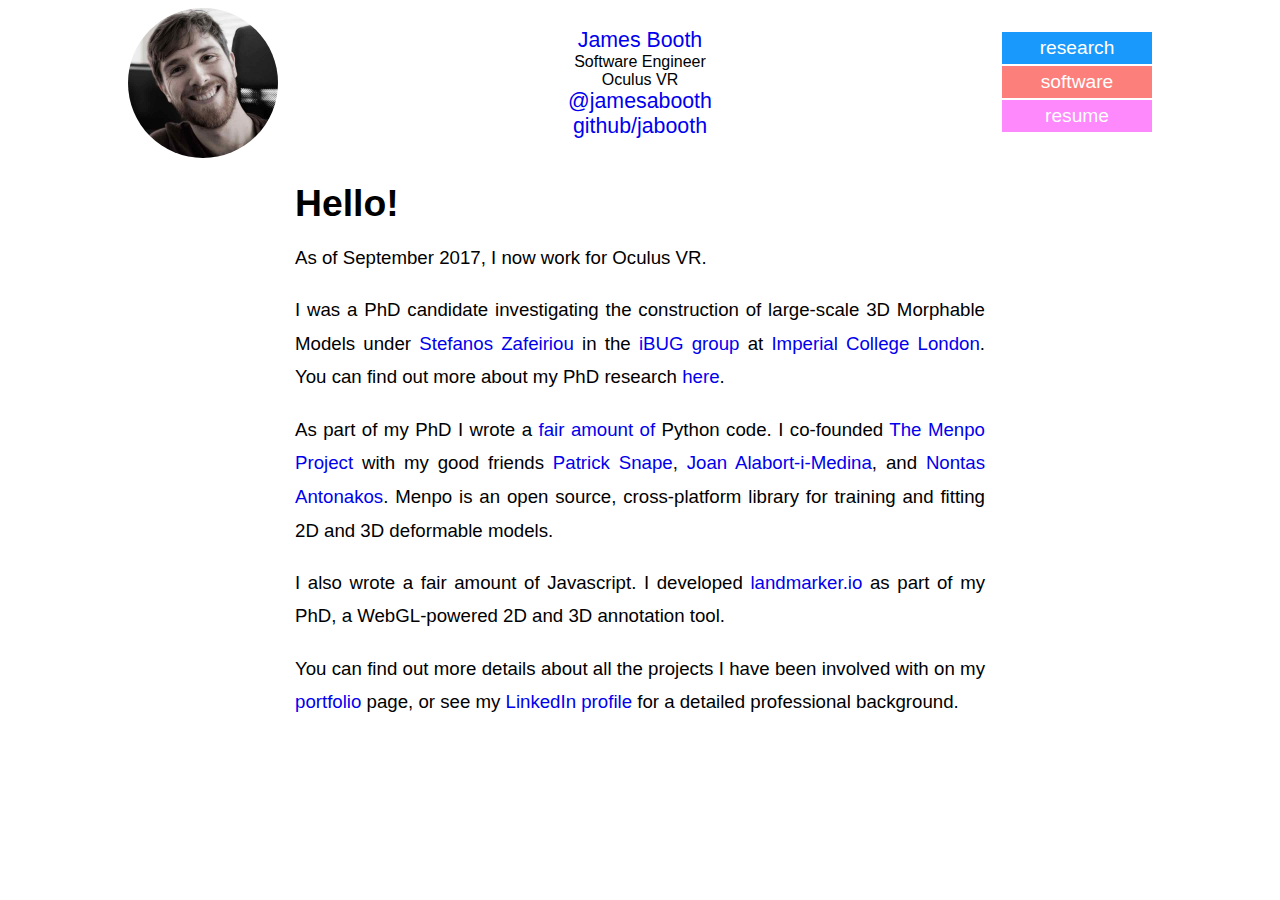
<file: index.html>
<!DOCTYPE html>
<html lang="en">
<head>
    <link rel="apple-touch-icon" sizes="57x57" href="/apple-touch-icon-57x57.png">
    <link rel="apple-touch-icon" sizes="60x60" href="/apple-touch-icon-60x60.png">
    <link rel="apple-touch-icon" sizes="72x72" href="/apple-touch-icon-72x72.png">
    <link rel="apple-touch-icon" sizes="76x76" href="/apple-touch-icon-76x76.png">
    <link rel="apple-touch-icon" sizes="114x114" href="/apple-touch-icon-114x114.png">
    <link rel="apple-touch-icon" sizes="120x120" href="/apple-touch-icon-120x120.png">
    <link rel="apple-touch-icon" sizes="144x144" href="/apple-touch-icon-144x144.png">
    <link rel="apple-touch-icon" sizes="152x152" href="/apple-touch-icon-152x152.png">
    <link rel="apple-touch-icon" sizes="180x180" href="/apple-touch-icon-180x180.png">
    <link rel="icon" type="image/png" href="/favicon-32x32.png" sizes="32x32">
    <link rel="icon" type="image/png" href="/android-chrome-192x192.png" sizes="192x192">
    <link rel="icon" type="image/png" href="/favicon-96x96.png" sizes="96x96">
    <link rel="icon" type="image/png" href="/favicon-16x16.png" sizes="16x16">
    <link rel="manifest" href="/manifest.json">
    <meta name="msapplication-TileColor" content="#da532c">
    <meta name="msapplication-TileImage" content="/mstile-144x144.png">
    <meta name="theme-color" content="#ffffff">
    <link rel="stylesheet" type="text/css" href="/static/css/style.css" />
    <meta name="viewport" content="width=device-width, initial-scale=1.0, user-scalable=no, minimum-scale=1.0, maximum-scale=1.0" />
    <title>Hello!</title>
    <meta charset="utf-8" />
</head>

<body>
    <header id="masthead">
        <a id="headshot" href="/" title="Home"></a>
        <div id="title_block">
            <div id="title"><a href="/" title="Home">James Booth</a></div>
            <div class="subtitle">
                Software Engineer
            </div>
            <div class="subtitle">
                Oculus VR
            </div>
            <div><a href="https://twitter.com/jamesabooth" target="_blank" title="Twitter">@jamesabooth</a></div>
            <div><a href="https://github.com/jabooth" target="_blank" title="GitHub">github/jabooth</a></div>
        </div>
        <nav id="menu">
            <ul>
                <div><a id="research_button" href="/research">research</a></div>
                <div><a id="portfolio_button" href="/portfolio">software</a></div>
                <!-- <div><a id="blog_button" href="/blog">blog</a></div> -->
                <div><a id="resume_button" href="/resume.pdf">resume</a></div>
            </ul>
        </nav>
    </header>
    <div id="body">
    <h1 class="page-title">Hello!</h1>
    

    <p>As of September 2017, I now work for Oculus VR.</p>
<p>I was a PhD candidate investigating the construction of large-scale 3D Morphable Models under <a href="http://ibug.doc.ic.ac.uk/people/szafeiriou">Stefanos Zafeiriou</a> in the <a href="http://ibug.doc.ic.ac.uk/">iBUG group</a> at <a href="http://www.imperial.ac.uk/">Imperial College London</a>. You can find out more about my PhD research <a href="/research">here</a>.</p>
<p>As part of my PhD I wrote a <a href="https://github.com/jabooth">fair amount of</a> Python code.
I co-founded <a href="http://www.menpo.org/">The Menpo Project</a> with my good friends <a href="http://ibug.doc.ic.ac.uk/people/psnape">Patrick Snape</a>, <a href="http://ibug.doc.ic.ac.uk/people/jalabort-i-medina">Joan Alabort-i-Medina</a>, and <a href="http://ibug.doc.ic.ac.uk/people/eantonakos">Nontas Antonakos</a>. 
Menpo is an open source, cross-platform library for training and fitting 2D and 3D deformable models.</p>
<p>I also wrote a fair amount of Javascript. I developed <a href="http://www.landmarker.io">landmarker.io</a> as part of my PhD, a WebGL-powered 2D and 3D annotation tool.</p>
<p>You can find out more details about all the projects I have been involved with on my <a href="/portfolio">portfolio</a> page, or see my <a href="http://uk.linkedin.com/in/jabooth">LinkedIn profile</a> for a detailed professional background.</p>
<!--
### Background

I was born and raised in [Pontefract](http://en.wikipedia.org/wiki/Pontefract), a mining town in West Yorkshire, England.
I moved to London in 2008 to study Physics at [Imperial College](http://www.imperial.ac.uk/).
After 3 years I left the physics department with a BSc First Class Honours, and moved 150m to start an MSc in Computing in the computer science department.
I did my final year project under [Dr. Stefanos Zafeiriou](http://ibug.doc.ic.ac.uk/people/szafeiriou), and researched the construction of Morphable Models, powerful 3D statistical models of the human face.
[My project was a success](http://www3.imperial.ac.uk/computing/teaching/pg/pg-distinguished-projects/2012), and so after finishing the MSc I joined the iBUG group as a Research Associate to continue to develop the research I had started.

### PhD Research

### Python & The Menpo Project

Before taking the MSc in computing I had dabbled in programming, and read a few books, but I always felt like I was missing the bigger picture.
The MSc was the perfect course to rectify this; I left with a firm grounding in programming fundamentals.
(Seriously, if you are reading this as someone who enjoys programming and wants to master it, give some serious thought to an MSc in the subject).

I was also exposed to a bunch of languages during the course. Most of my courses involved using C++, and my project was all done in Matlab.
I liked them all, but not of them really grabbed me.

I started as an RA with a repo full of Matlab code from my MSc project, and started thinking about to refactor things to form a solid foundation to build on top of.

In doing so, I discovered that Matlab is a giant turd of a general-purpose programming language.

It's painfully obvious that Matlab was designed for interactive linear algebra work, and all subsequent language features have to be bolted on around a weak and brittle core. Don't get me wrong, for writing short scripts of linear algebra it may be the best tool going (actually, [maybe not](http://ipython.org/)) but a global namespace, poor general purpose containers, and an extremely expensive license make it a terrible job for even a moderately large project.

I started looking for an alternative, and quickly found that Python was a commonly cited 

As part of my PhD I co-founded [The Menpo Project](http://www.menpo.org/) with my good friends [Patrick Snape](http://ibug.doc.ic.ac.uk/people/psnape) ([@berecusive](https://twitter.com/berecursive)), [Joan Alabort-i-Medina](http://ibug.doc.ic.ac.uk/people/jalabort-i-medina) ([@JoanAlabort](https://twitter.com/JoanAlabort)), and [Nontas Antonakos](http://ibug.doc.ic.ac.uk/people/eantonakos), under the supervision of [Dr. Stefanos Zafeiriou](http://ibug.doc.ic.ac.uk/people/szafeiriou).

[Menpo's website](http://www.menpo.org/) contains lots of details of the

I'm just getting started on
[Flickr](https://www.flickr.com/photos/jamesabooth)
-->

    </div>
</body>
</html>
</file>
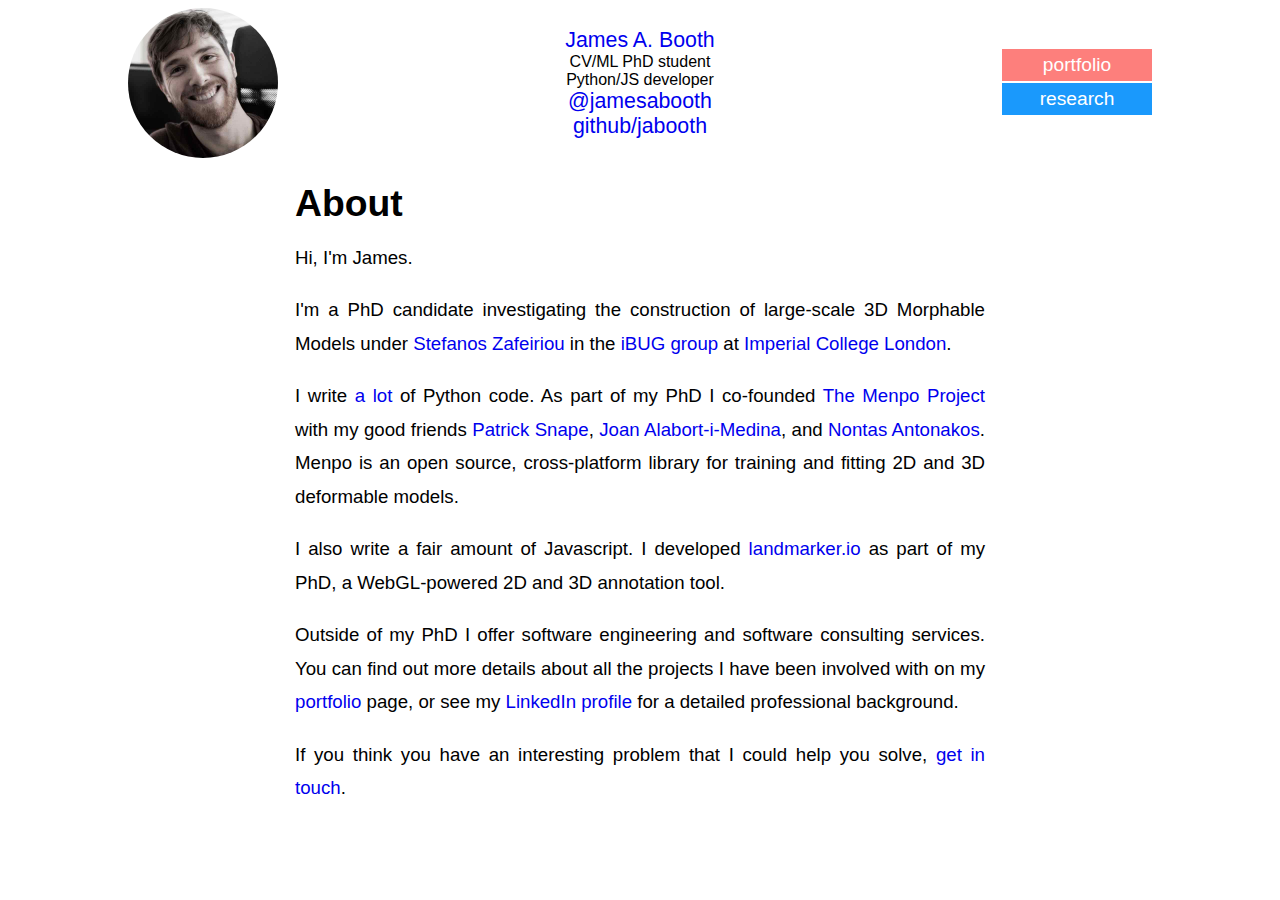
<file: about/index.html>
<!DOCTYPE html>
<html lang="en">
<head>
    <link rel="apple-touch-icon" sizes="57x57" href="/apple-touch-icon-57x57.png">
    <link rel="apple-touch-icon" sizes="60x60" href="/apple-touch-icon-60x60.png">
    <link rel="apple-touch-icon" sizes="72x72" href="/apple-touch-icon-72x72.png">
    <link rel="apple-touch-icon" sizes="76x76" href="/apple-touch-icon-76x76.png">
    <link rel="apple-touch-icon" sizes="114x114" href="/apple-touch-icon-114x114.png">
    <link rel="apple-touch-icon" sizes="120x120" href="/apple-touch-icon-120x120.png">
    <link rel="apple-touch-icon" sizes="144x144" href="/apple-touch-icon-144x144.png">
    <link rel="apple-touch-icon" sizes="152x152" href="/apple-touch-icon-152x152.png">
    <link rel="apple-touch-icon" sizes="180x180" href="/apple-touch-icon-180x180.png">
    <link rel="icon" type="image/png" href="/favicon-32x32.png" sizes="32x32">
    <link rel="icon" type="image/png" href="/android-chrome-192x192.png" sizes="192x192">
    <link rel="icon" type="image/png" href="/favicon-96x96.png" sizes="96x96">
    <link rel="icon" type="image/png" href="/favicon-16x16.png" sizes="16x16">
    <link rel="manifest" href="/manifest.json">
    <meta name="msapplication-TileColor" content="#da532c">
    <meta name="msapplication-TileImage" content="/mstile-144x144.png">
    <meta name="theme-color" content="#ffffff">
    <link rel="stylesheet" type="text/css" href="/static/css/style.css" />
    <meta name="viewport" content="width=device-width, initial-scale=1.0, user-scalable=no, minimum-scale=1.0, maximum-scale=1.0" />
    <title>About</title>
    <meta charset="utf-8" />
</head>

<body>
    <header id="masthead">
        <a id="headshot" href="/" title="Home"></a>
        <div id="title_block">
            <div id="title"><a href="/" title="Home">James A. Booth</a></div>
            <div class="subtitle">
                CV/ML PhD student
            </div>
            <div class="subtitle">
                Python/JS developer
            </div>
            <div><a href="https://twitter.com/jamesabooth" target="_blank" title="Twitter">@jamesabooth</a></div>
            <div><a href="https://github.com/jabooth" target="_blank" title="GitHub">github/jabooth</a></div>
        </div>
        <nav id="menu">
            <ul>
                <div><a id="about_button" href="/about">about</a></div>
                <div><a id="portfolio_button" href="/portfolio">portfolio</a></div>
                <div><a id="research_button" href="/research">research</a></div>
                <div><a id="archive_button" href="/blog/archive">archive</a></div>
            </ul>
        </nav>
    </header>
    <div id="body">
    <h1 class="page-title">About</h1>
    

    <p>Hi, I'm James.</p>
<p>I'm a PhD candidate investigating the construction of large-scale 3D Morphable Models under <a href="http://ibug.doc.ic.ac.uk/people/szafeiriou">Stefanos Zafeiriou</a> in the <a href="http://ibug.doc.ic.ac.uk/">iBUG group</a> at <a href="http://www.imperial.ac.uk/">Imperial College London</a>.</p>
<p>I write <a href="https://github.com/jabooth">a lot</a> of Python code.
As part of my PhD I co-founded <a href="http://www.menpo.org/">The Menpo Project</a> with my good friends <a href="http://ibug.doc.ic.ac.uk/people/psnape">Patrick Snape</a>, <a href="http://ibug.doc.ic.ac.uk/people/jalabort-i-medina">Joan Alabort-i-Medina</a>, and <a href="http://ibug.doc.ic.ac.uk/people/eantonakos">Nontas Antonakos</a>. 
Menpo is an open source, cross-platform library for training and fitting 2D and 3D deformable models.</p>
<p>I also write a fair amount of Javascript. I developed <a href="http://www.landmarker.io">landmarker.io</a> as part of my PhD, a WebGL-powered 2D and 3D annotation tool.</p>
<p>Outside of my PhD I offer software engineering and software consulting services. You can find out more details about all the projects I have been involved with on my <a href="/portfolio">portfolio</a> page, or see my <a href="http://uk.linkedin.com/in/jabooth">LinkedIn profile</a> for a detailed professional background.</p>
<p>If you think you have an interesting problem that I could help you solve, <a href="mailto:jabooth@gmail.com">get in touch</a>.</p>
<!--
### Background

I was born and raised in [Pontefract](http://en.wikipedia.org/wiki/Pontefract), a mining town in West Yorkshire, England.
I moved to London in 2008 to study Physics at [Imperial College](http://www.imperial.ac.uk/).
After 3 years I left the physics department with a BSc First Class Honours, and moved 150m to start an MSc in Computing in the computer science department.
I did my final year project under [Dr. Stefanos Zafeiriou](http://ibug.doc.ic.ac.uk/people/szafeiriou), and researched the construction of Morphable Models, powerful 3D statistical models of the human face.
[My project was a success](http://www3.imperial.ac.uk/computing/teaching/pg/pg-distinguished-projects/2012), and so after finishing the MSc I joined the iBUG group as a Research Associate to continue to develop the research I had started.

### PhD Research

### Python & The Menpo Project

Before taking the MSc in computing I had dabbled in programming, and read a few books, but I always felt like I was missing the bigger picture.
The MSc was the perfect course to rectify this; I left with a firm grounding in programming fundamentals.
(Seriously, if you are reading this as someone who enjoys programming and wants to master it, give some serious thought to an MSc in the subject).

I was also exposed to a bunch of languages during the course. Most of my courses involved using C++, and my project was all done in Matlab.
I liked them all, but not of them really grabbed me.

I started as an RA with a repo full of Matlab code from my MSc project, and started thinking about to refactor things to form a solid foundation to build on top of.

In doing so, I discovered that Matlab is a giant turd of a general-purpose programming language.

It's painfully obvious that Matlab was designed for interactive linear algebra work, and all subsequent language features have to be bolted on around a weak and brittle core. Don't get me wrong, for writing short scripts of linear algebra it may be the best tool going (actually, [maybe not](http://ipython.org/)) but a global namespace, poor general purpose containers, and an extremely expensive license make it a terrible job for even a moderately large project.

I started looking for an alternative, and quickly found that Python was a commonly cited 

As part of my PhD I co-founded [The Menpo Project](http://www.menpo.org/) with my good friends [Patrick Snape](http://ibug.doc.ic.ac.uk/people/psnape) ([@berecusive](https://twitter.com/berecursive)), [Joan Alabort-i-Medina](http://ibug.doc.ic.ac.uk/people/jalabort-i-medina) ([@JoanAlabort](https://twitter.com/JoanAlabort)), and [Nontas Antonakos](http://ibug.doc.ic.ac.uk/people/eantonakos), under the supervision of [Dr. Stefanos Zafeiriou](http://ibug.doc.ic.ac.uk/people/szafeiriou).

[Menpo's website](http://www.menpo.org/) contains lots of details of the

I'm just getting started on
[Flickr](https://www.flickr.com/photos/jamesabooth)
-->

    </div>
</body>
</html>
</file>
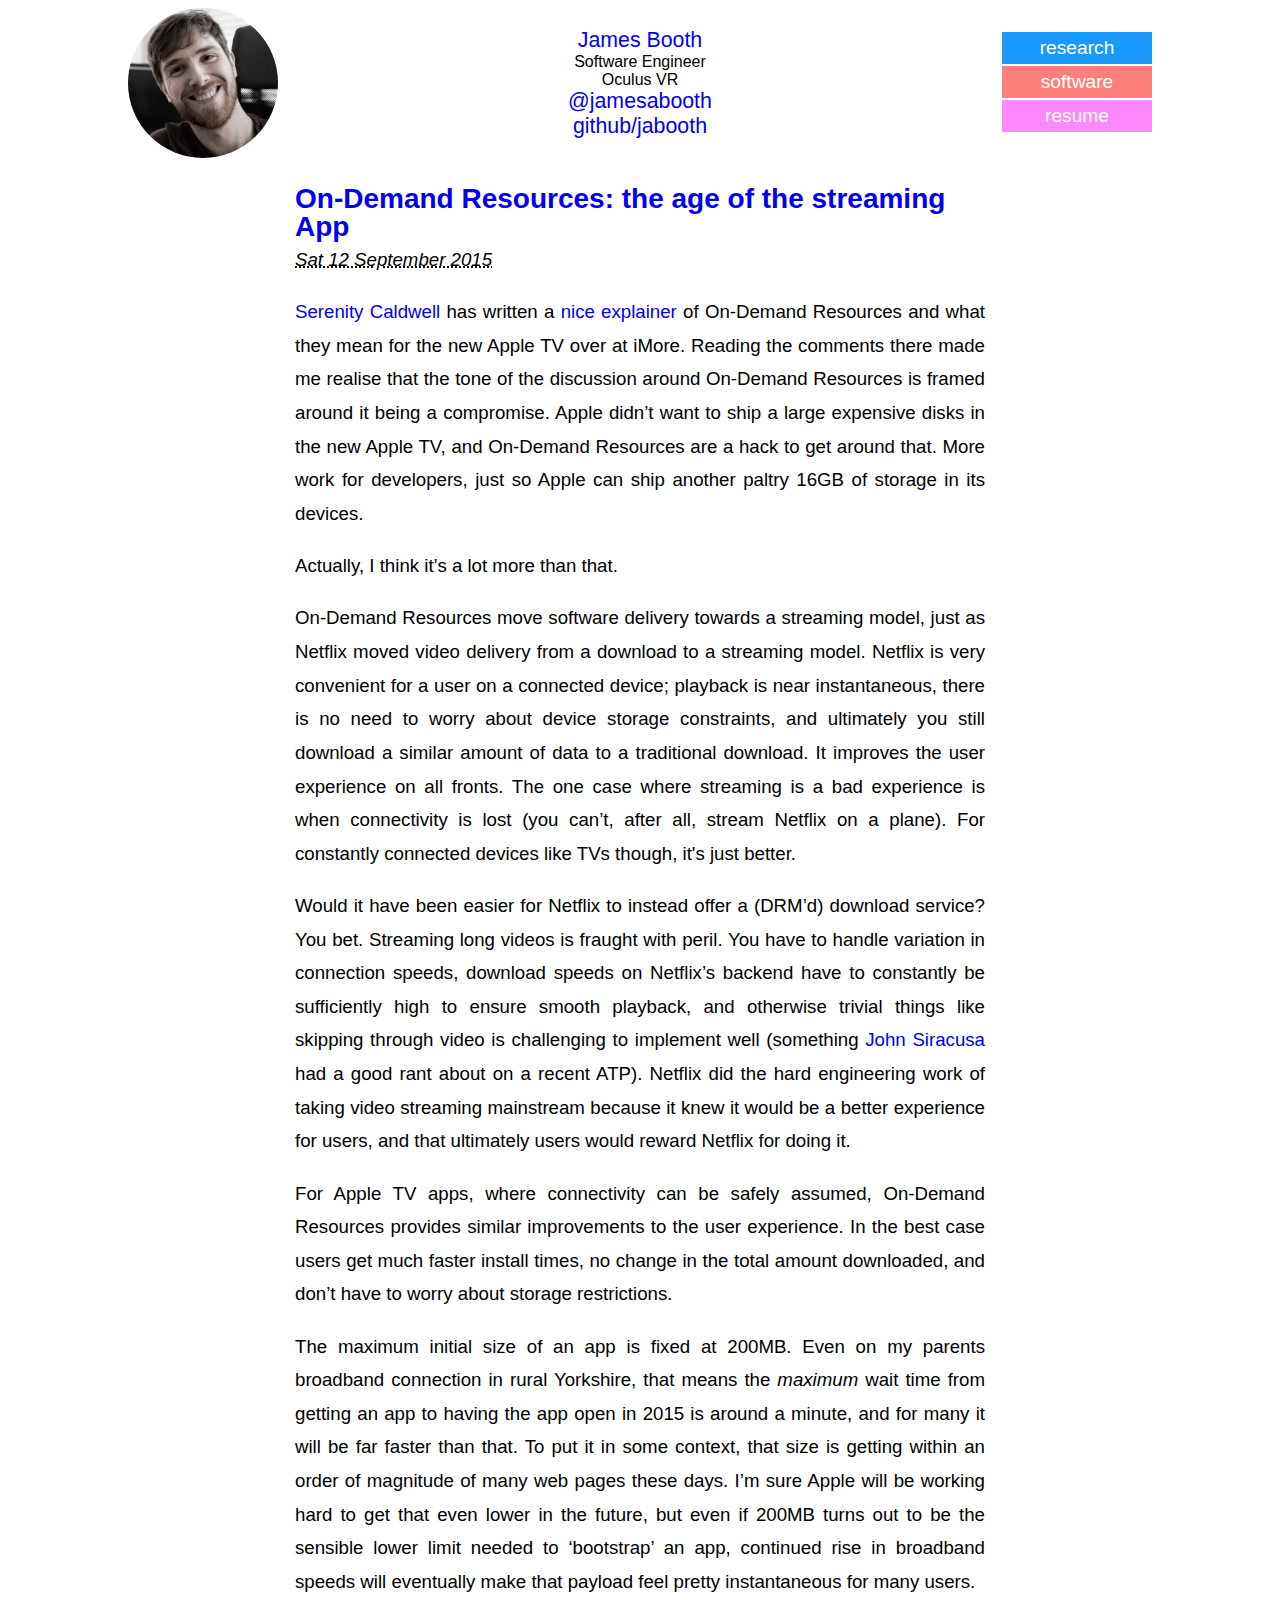
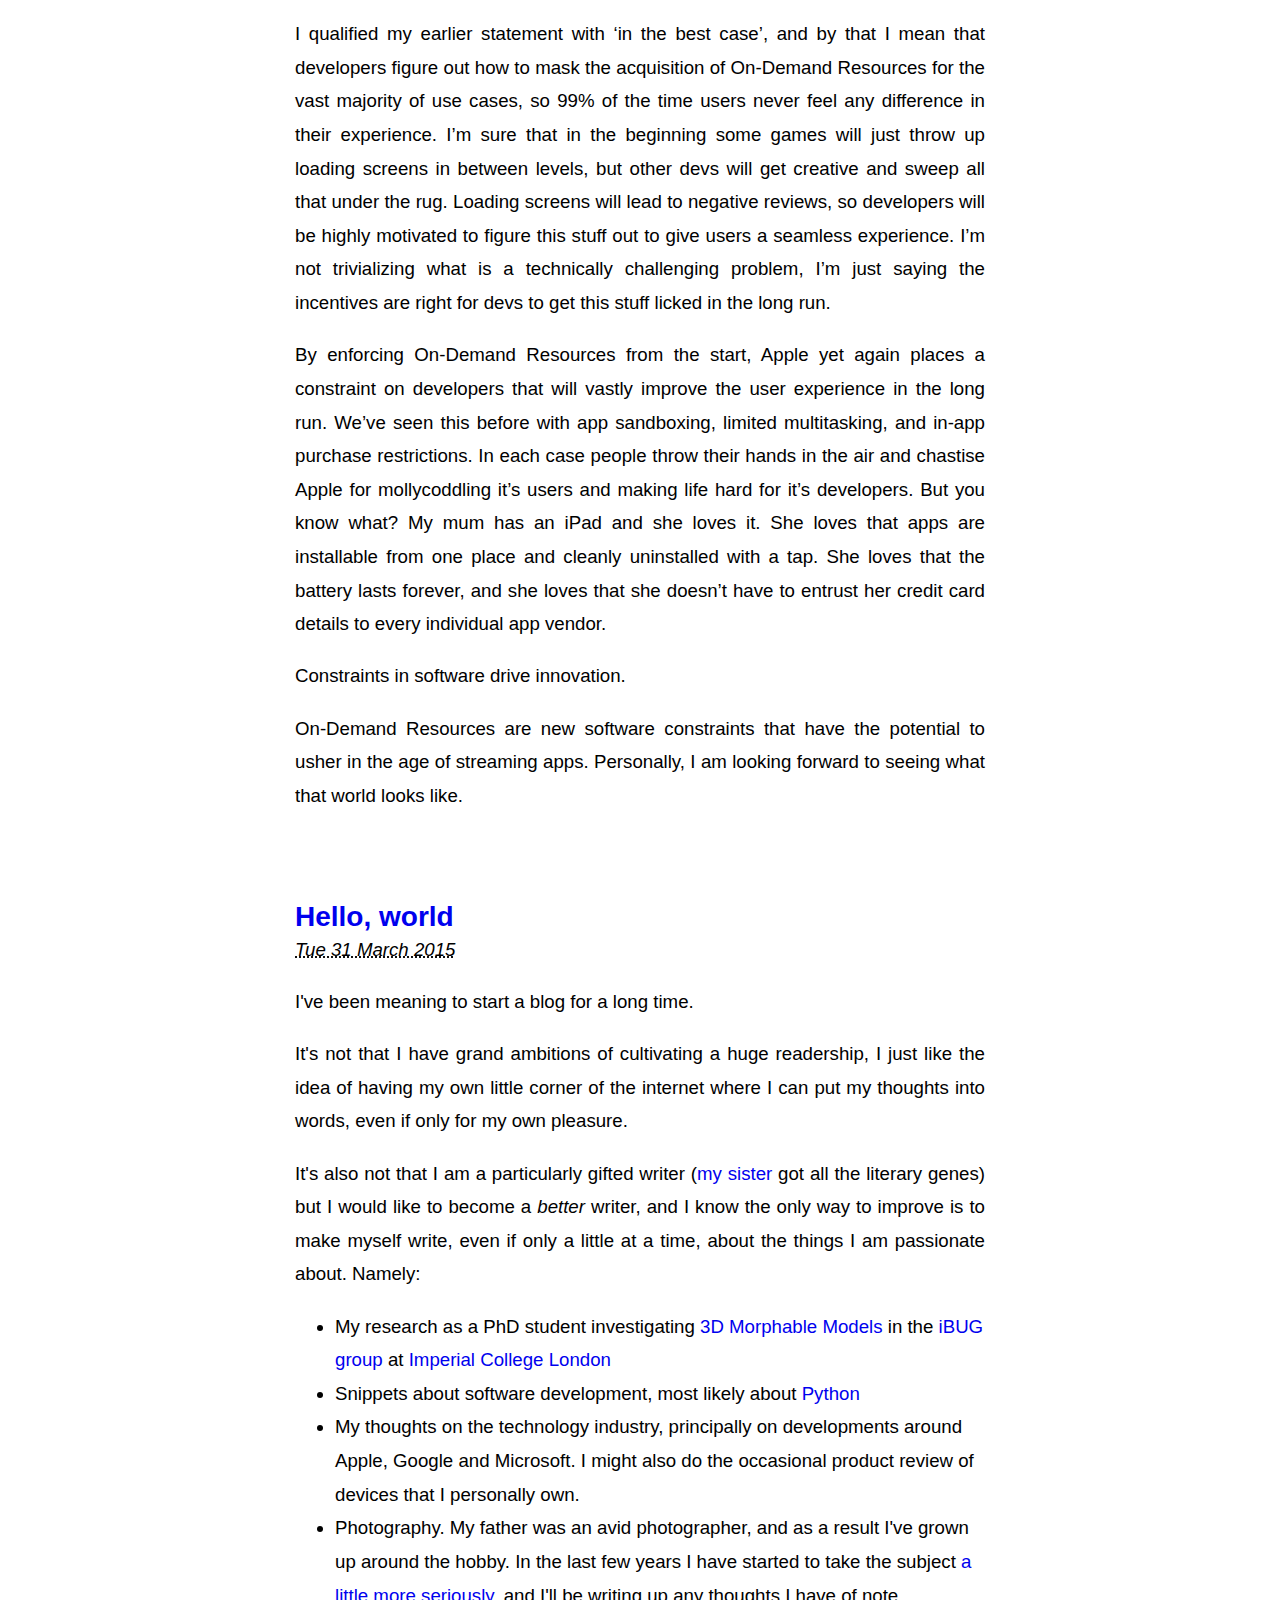
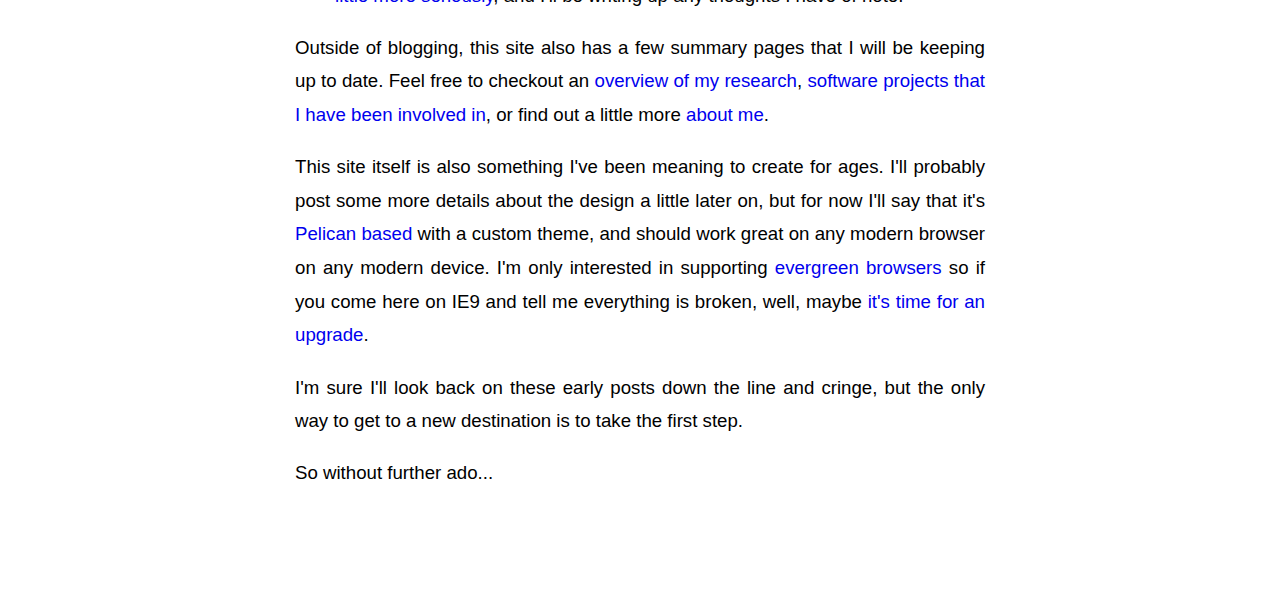
<file: blog/index.html>
<!DOCTYPE html>
<html lang="en">
<head>
    <link rel="apple-touch-icon" sizes="57x57" href="/apple-touch-icon-57x57.png">
    <link rel="apple-touch-icon" sizes="60x60" href="/apple-touch-icon-60x60.png">
    <link rel="apple-touch-icon" sizes="72x72" href="/apple-touch-icon-72x72.png">
    <link rel="apple-touch-icon" sizes="76x76" href="/apple-touch-icon-76x76.png">
    <link rel="apple-touch-icon" sizes="114x114" href="/apple-touch-icon-114x114.png">
    <link rel="apple-touch-icon" sizes="120x120" href="/apple-touch-icon-120x120.png">
    <link rel="apple-touch-icon" sizes="144x144" href="/apple-touch-icon-144x144.png">
    <link rel="apple-touch-icon" sizes="152x152" href="/apple-touch-icon-152x152.png">
    <link rel="apple-touch-icon" sizes="180x180" href="/apple-touch-icon-180x180.png">
    <link rel="icon" type="image/png" href="/favicon-32x32.png" sizes="32x32">
    <link rel="icon" type="image/png" href="/android-chrome-192x192.png" sizes="192x192">
    <link rel="icon" type="image/png" href="/favicon-96x96.png" sizes="96x96">
    <link rel="icon" type="image/png" href="/favicon-16x16.png" sizes="16x16">
    <link rel="manifest" href="/manifest.json">
    <meta name="msapplication-TileColor" content="#da532c">
    <meta name="msapplication-TileImage" content="/mstile-144x144.png">
    <meta name="theme-color" content="#ffffff">
    <link rel="stylesheet" type="text/css" href="/static/css/style.css" />
    <meta name="viewport" content="width=device-width, initial-scale=1.0, user-scalable=no, minimum-scale=1.0, maximum-scale=1.0" />
    <title>James A. Booth</title>
    <meta charset="utf-8" />
</head>

<body>
    <header id="masthead">
        <a id="headshot" href="/" title="Home"></a>
        <div id="title_block">
            <div id="title"><a href="/" title="Home">James Booth</a></div>
            <div class="subtitle">
                Software Engineer
            </div>
            <div class="subtitle">
                Oculus VR
            </div>
            <div><a href="https://twitter.com/jamesabooth" target="_blank" title="Twitter">@jamesabooth</a></div>
            <div><a href="https://github.com/jabooth" target="_blank" title="GitHub">github/jabooth</a></div>
        </div>
        <nav id="menu">
            <ul>
                <div><a id="research_button" href="/research">research</a></div>
                <div><a id="portfolio_button" href="/portfolio">software</a></div>
                <!-- <div><a id="blog_button" href="/blog">blog</a></div> -->
                <div><a id="resume_button" href="/resume.pdf">resume</a></div>
            </ul>
        </nav>
    </header>
    <div id="body">
<div id="post-list">
        <article class="post-summary">
                <header> <h2 class="entry-title"><a href="/blog/2015/09/on-demand-resources-the-age-of-the-streaming-app/" rel="bookmark" title="Permalink to On-Demand Resources: the age of the streaming App">On-Demand Resources: the age of the streaming App</a></h2> </header>
                <footer class="post-info">
                    <abbr class="published" title="2015-09-12T09:30:00+01:00"> Sat 12 September 2015 </abbr>
                </footer><!-- /.post-info -->
                <div class="entry-content"> <p><a href="https://twitter.com/settern">Serenity Caldwell</a> has written a <a href="http://www.imore.com/how-new-apple-tv-uses-demand-resources-host-great-apps-and-games">nice explainer</a> of On-Demand Resources and what they mean for the new Apple TV over at iMore. Reading the comments there made me realise that the tone of the discussion around On-Demand Resources is framed around it being a compromise. Apple didn’t want to ship a large expensive disks in the new Apple TV, and On-Demand Resources are a hack to get around that. More work for developers, just so Apple can ship another paltry 16GB of storage in its devices.</p>
<p>Actually, I think it’s a lot more than that.</p>
<p>On-Demand Resources move software delivery towards a streaming model, just as Netflix moved video delivery from a download to a streaming model. Netflix is very convenient for a user on a connected device; playback is near instantaneous, there is no need to worry about device storage constraints, and ultimately you still download a similar amount of data to a traditional download. It improves the user experience on all fronts. The one case where streaming is a bad experience is when connectivity is lost (you can’t, after all, stream Netflix on a plane). For constantly connected devices like TVs though, it's just better.</p>
<p>Would it have been easier for Netflix to instead offer a (DRM’d) download service? You bet. Streaming long videos is fraught with peril. You have to handle variation in connection speeds, download speeds on Netflix’s backend have to constantly be sufficiently high to ensure smooth playback, and otherwise trivial things like skipping through video is challenging to implement well (something <a href="https://twitter.com/siracusa">John Siracusa</a> had a good rant about on a recent ATP). Netflix did the hard engineering work of taking video streaming mainstream because it knew it would be a better experience for users, and that ultimately users would reward Netflix for doing it.</p>
<p>For Apple TV apps, where connectivity can be safely assumed, On-Demand Resources provides similar improvements to the user experience. In the best case users get much faster install times, no change in the total amount downloaded, and don’t have to worry about storage restrictions.</p>
<p>The maximum initial size of an app is fixed at 200MB. Even on my parents broadband connection in rural Yorkshire, that means the <em>maximum</em> wait time from getting an app to having the app open in 2015 is around a minute, and for many it will be far faster than that. To put it in some context, that size is getting within an order of magnitude of many web pages these days. I’m sure Apple will be working hard to get that even lower in the future, but even if 200MB turns out to be the sensible lower limit needed to ‘bootstrap’ an app, continued rise in broadband speeds will eventually make that payload feel pretty instantaneous for many users.</p>
<p>I qualified my earlier statement with ‘in the best case’, and by that I mean that developers figure out how to mask the acquisition of On-Demand Resources for the vast majority of use cases, so 99% of the time users never feel any difference in their experience. I’m sure that in the beginning some games will just throw up loading screens in between levels, but other devs will get creative and sweep all that under the rug. Loading screens will lead to negative reviews, so developers will be highly motivated to figure this stuff out to give users a seamless experience. I’m not trivializing what is a technically challenging problem, I’m just saying the incentives are right for devs to get this stuff licked in the long run.</p>
<p>By enforcing On-Demand Resources from the start, Apple yet again places a constraint on developers that will vastly improve the user experience in the long run. We’ve seen this before with app sandboxing, limited multitasking, and in-app purchase restrictions. In each case people throw their hands in the air and chastise Apple for mollycoddling it’s users and making life hard for it’s developers. But you know what? My mum has an iPad and she loves it. She loves that apps are installable from one place and cleanly uninstalled with a tap. She loves that the battery lasts forever, and she loves that she doesn’t have to entrust her credit card details to every individual app vendor.</p>
<p>Constraints in software drive innovation.</p>
<p>On-Demand Resources are new software constraints that have the potential to usher in the age of streaming apps. Personally, I am looking forward to seeing what that world looks like.</p> </div><!-- /.entry-content -->
        </article>
        <article class="post-summary">
                <header> <h2 class="entry-title"><a href="/blog/2015/03/hello-world/" rel="bookmark" title="Permalink to Hello, world">Hello, world</a></h2> </header>
                <footer class="post-info">
                    <abbr class="published" title="2015-03-31T23:59:00+01:00"> Tue 31 March 2015 </abbr>
                </footer><!-- /.post-info -->
                <div class="entry-content"> <p>I've been meaning to start a blog for a long time.</p>
<p>It's not that I have grand ambitions of cultivating a huge readership,
I just like the idea of having my own little corner of the internet where I can
put my thoughts into words, even if only for my own pleasure.</p>
<p>It's also not that I am a particularly gifted writer (<a href="https://twitter.com/martinabooth">my sister</a> got all the literary genes)
but I would like to become a <em>better</em> writer, and I know the only way to
improve is to make myself write, even if only a little at a time, about the
things I am passionate about. Namely:</p>
<ul>
<li>My research as a PhD student investigating <a href="https://www.youtube.com/watch?v=nice6NYb_WA">3D Morphable Models</a> in the <a href="http://ibug.doc.ic.ac.uk/">iBUG
group</a> at <a href="http://www.imperial.ac.uk/">Imperial College London</a></li>
<li>Snippets about software development, most likely about <a href="https://www.python.org/">Python</a></li>
<li>My thoughts on the technology industry, principally on developments around
Apple, Google and Microsoft. I might also do the occasional product review of devices that I personally own.</li>
<li>Photography. My father was an avid photographer, and as a result I've grown
up around the hobby. In the last few years I have started to take the subject <a href="https://www.flickr.com/photos/jamesabooth">a
little more seriously</a>, and I'll be writing up any thoughts I have of note.</li>
</ul>
<p>Outside of blogging, this site also has a few summary pages that I will be keeping
up to date. Feel free to checkout an <a href="/research">overview of my research</a>,
<a href="/portfolio">software projects that I have been involved in</a>,
or find out a little more <a href="/">about me</a>.</p>
<p>This site itself is also something I've been meaning to create for ages. I'll probably post some more details
about the design a little later on, but for now I'll say that it's <a href="https://github.com/getpelican/pelican">Pelican based</a>
with a custom theme, and should work great on any modern browser on any modern device.
I'm only interested in supporting <a href="http://eisenbergeffect.bluespire.com/evergreen-browsers/">evergreen browsers</a>
so if you come here on IE9 and tell me everything is broken, well, maybe
<a href="http://caniuse.com/#feat=flexbox">it's time for an upgrade</a>.</p>
<p>I'm sure I'll look back on these early posts down the line and cringe,
but the only way to get to a new destination is to take the first step.</p>
<p>So without further ado...</p> </div><!-- /.entry-content -->
        </article>
</div><!-- /#posts-list -->
</section><!-- /#content -->
    </div>
</body>
</html>
</file>
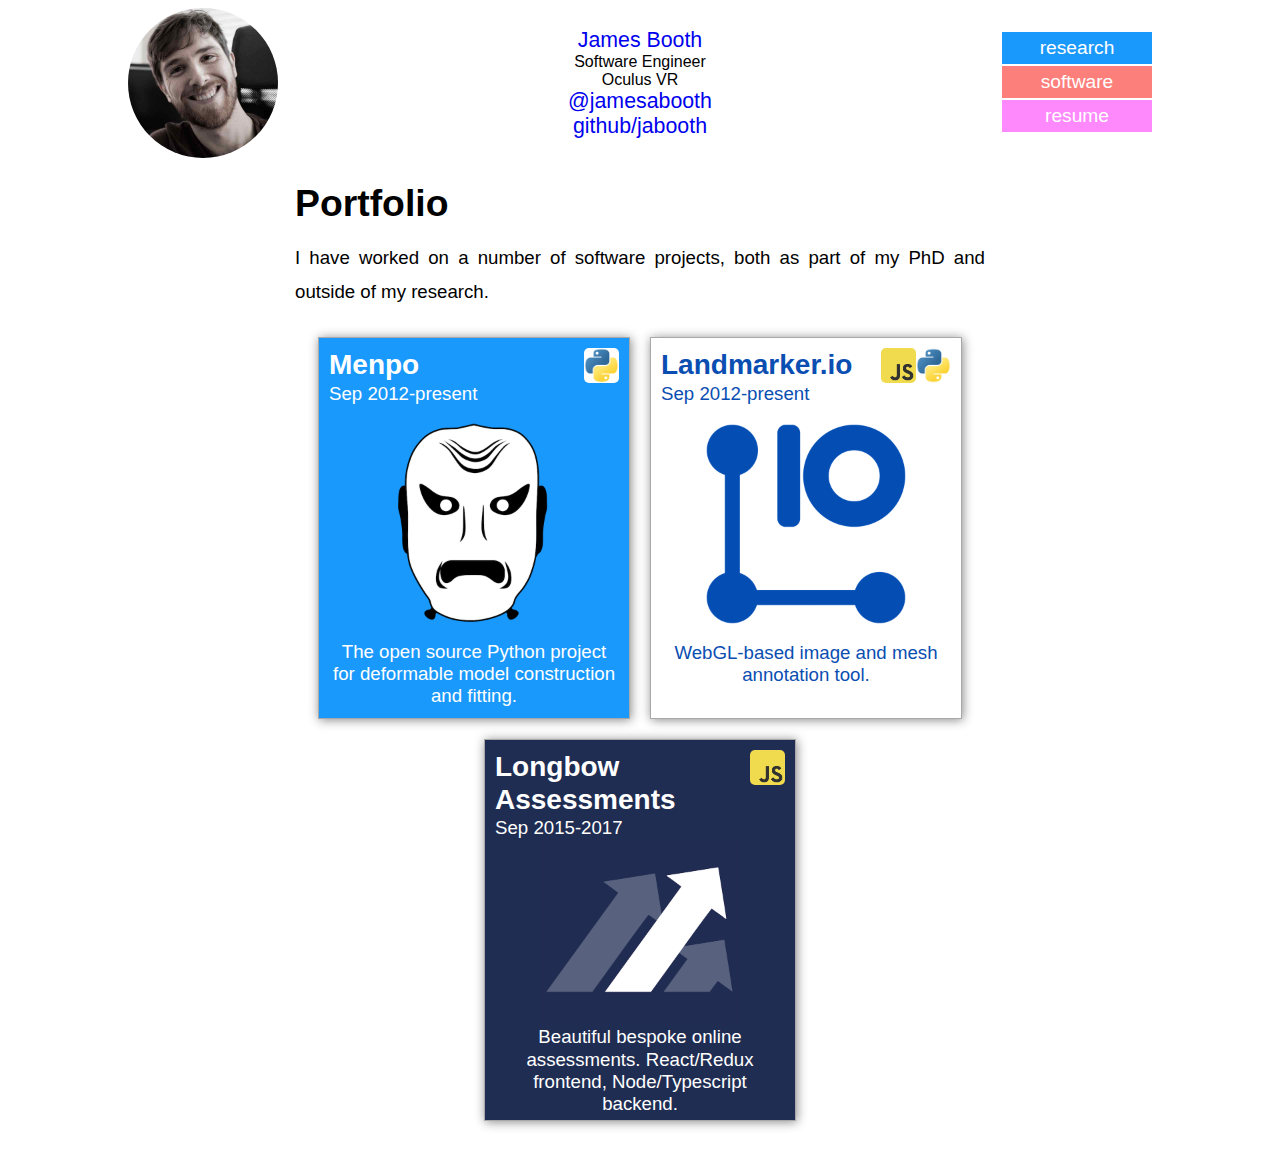
<file: portfolio/index.html>
<!DOCTYPE html>
<html lang="en">
<head>
    <link rel="apple-touch-icon" sizes="57x57" href="/apple-touch-icon-57x57.png">
    <link rel="apple-touch-icon" sizes="60x60" href="/apple-touch-icon-60x60.png">
    <link rel="apple-touch-icon" sizes="72x72" href="/apple-touch-icon-72x72.png">
    <link rel="apple-touch-icon" sizes="76x76" href="/apple-touch-icon-76x76.png">
    <link rel="apple-touch-icon" sizes="114x114" href="/apple-touch-icon-114x114.png">
    <link rel="apple-touch-icon" sizes="120x120" href="/apple-touch-icon-120x120.png">
    <link rel="apple-touch-icon" sizes="144x144" href="/apple-touch-icon-144x144.png">
    <link rel="apple-touch-icon" sizes="152x152" href="/apple-touch-icon-152x152.png">
    <link rel="apple-touch-icon" sizes="180x180" href="/apple-touch-icon-180x180.png">
    <link rel="icon" type="image/png" href="/favicon-32x32.png" sizes="32x32">
    <link rel="icon" type="image/png" href="/android-chrome-192x192.png" sizes="192x192">
    <link rel="icon" type="image/png" href="/favicon-96x96.png" sizes="96x96">
    <link rel="icon" type="image/png" href="/favicon-16x16.png" sizes="16x16">
    <link rel="manifest" href="/manifest.json">
    <meta name="msapplication-TileColor" content="#da532c">
    <meta name="msapplication-TileImage" content="/mstile-144x144.png">
    <meta name="theme-color" content="#ffffff">
    <link rel="stylesheet" type="text/css" href="/static/css/style.css" />
    <meta name="viewport" content="width=device-width, initial-scale=1.0, user-scalable=no, minimum-scale=1.0, maximum-scale=1.0" />
    <title>Portfolio</title>
    <meta charset="utf-8" />
</head>

<body>
    <header id="masthead">
        <a id="headshot" href="/" title="Home"></a>
        <div id="title_block">
            <div id="title"><a href="/" title="Home">James Booth</a></div>
            <div class="subtitle">
                Software Engineer
            </div>
            <div class="subtitle">
                Oculus VR
            </div>
            <div><a href="https://twitter.com/jamesabooth" target="_blank" title="Twitter">@jamesabooth</a></div>
            <div><a href="https://github.com/jabooth" target="_blank" title="GitHub">github/jabooth</a></div>
        </div>
        <nav id="menu">
            <ul>
                <div><a id="research_button" href="/research">research</a></div>
                <div><a id="portfolio_button" href="/portfolio">software</a></div>
                <!-- <div><a id="blog_button" href="/blog">blog</a></div> -->
                <div><a id="resume_button" href="/resume.pdf">resume</a></div>
            </ul>
        </nav>
    </header>
    <div id="body">
    <h1 class="page-title">Portfolio</h1>
    

    <p>I have worked on a number of software projects, both as part of my PhD and outside of my research.</p>


<div id="portolio">
    <a class="projectLink" target="_blank" href="http://www.menpo.org">
    <div class="project" style="background:rgb(26, 153, 252);color:white">
        <div class="projectHeader">
            <div class="projectHeaderTopRow">
                <div class="projectTitle"><h2>Menpo</h2></div>
                <div class="projectLanguageList">
                    <div class="projectLanguage languagePython" title="Python"></div>
                </div>
            </div>
            <div class="projectDate">Sep 2012-present</div>
        </div>
        <div class="projectHero menpoHero"></div>
        <div class="projectSummary">The open source Python project for deformable model construction and fitting.</div>
    </div>
    </a>
    <a class="projectLink" target="_blank" href="http://www.landmarker.io">
    <div class="project" style="background:white;color:rgb(10, 78, 178)">
        <div class="projectHeader">
            <div class="projectHeaderTopRow">
                <div class="projectTitle"><h2>Landmarker.io</h2></div>
                <div class="projectLanguageList">
                    <div class="projectLanguage languageJavascript" title="Javascript"></div>
                    <div class="projectLanguage languagePython" title="Python"></div>
                </div>
            </div>
            <div class="projectDate">Sep 2012-present</div>
        </div>
        <div class="projectHero landmarkerioHero"></div>
        <div class="projectSummary">WebGL-based image and mesh annotation tool.</div>
    </div>
    </a>
    <a class="projectLink" target="_blank" href="http://www.longbow.uk.com">
    <div class="project" style="background:rgb(32, 45, 82);color:white">
        <div class="projectHeader">
            <div class="projectHeaderTopRow">
                <div class="projectTitle"><h2>Longbow Assessments</h2></div>
                <div class="projectLanguageList">
                    <div class="projectLanguage languageJavascript" title="Javascript"></div>
                </div>
            </div>
            <div class="projectDate">Sep 2015-2017</div>
        </div>
        <div class="projectHero longbowHero"></div>
        <div class="projectSummary">Beautiful bespoke online assessments. React/Redux frontend, Node/Typescript backend.</div>
    </div>
    </a>
</div>
    </div>
</body>
</html>
</file>
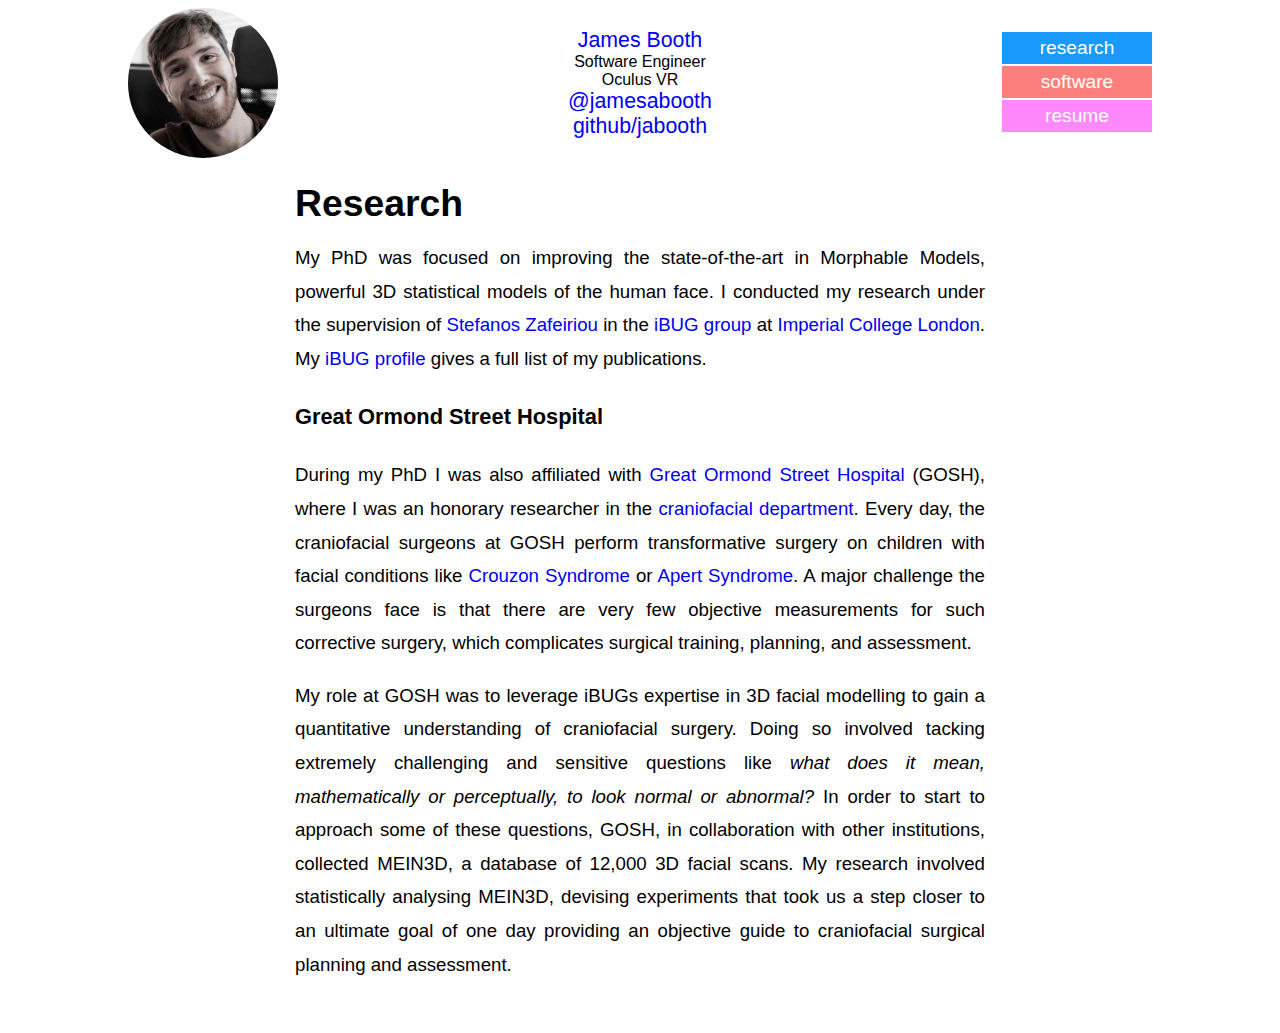
<file: research/index.html>
<!DOCTYPE html>
<html lang="en">
<head>
    <link rel="apple-touch-icon" sizes="57x57" href="/apple-touch-icon-57x57.png">
    <link rel="apple-touch-icon" sizes="60x60" href="/apple-touch-icon-60x60.png">
    <link rel="apple-touch-icon" sizes="72x72" href="/apple-touch-icon-72x72.png">
    <link rel="apple-touch-icon" sizes="76x76" href="/apple-touch-icon-76x76.png">
    <link rel="apple-touch-icon" sizes="114x114" href="/apple-touch-icon-114x114.png">
    <link rel="apple-touch-icon" sizes="120x120" href="/apple-touch-icon-120x120.png">
    <link rel="apple-touch-icon" sizes="144x144" href="/apple-touch-icon-144x144.png">
    <link rel="apple-touch-icon" sizes="152x152" href="/apple-touch-icon-152x152.png">
    <link rel="apple-touch-icon" sizes="180x180" href="/apple-touch-icon-180x180.png">
    <link rel="icon" type="image/png" href="/favicon-32x32.png" sizes="32x32">
    <link rel="icon" type="image/png" href="/android-chrome-192x192.png" sizes="192x192">
    <link rel="icon" type="image/png" href="/favicon-96x96.png" sizes="96x96">
    <link rel="icon" type="image/png" href="/favicon-16x16.png" sizes="16x16">
    <link rel="manifest" href="/manifest.json">
    <meta name="msapplication-TileColor" content="#da532c">
    <meta name="msapplication-TileImage" content="/mstile-144x144.png">
    <meta name="theme-color" content="#ffffff">
    <link rel="stylesheet" type="text/css" href="/static/css/style.css" />
    <meta name="viewport" content="width=device-width, initial-scale=1.0, user-scalable=no, minimum-scale=1.0, maximum-scale=1.0" />
    <title>Research</title>
    <meta charset="utf-8" />
</head>

<body>
    <header id="masthead">
        <a id="headshot" href="/" title="Home"></a>
        <div id="title_block">
            <div id="title"><a href="/" title="Home">James Booth</a></div>
            <div class="subtitle">
                Software Engineer
            </div>
            <div class="subtitle">
                Oculus VR
            </div>
            <div><a href="https://twitter.com/jamesabooth" target="_blank" title="Twitter">@jamesabooth</a></div>
            <div><a href="https://github.com/jabooth" target="_blank" title="GitHub">github/jabooth</a></div>
        </div>
        <nav id="menu">
            <ul>
                <div><a id="research_button" href="/research">research</a></div>
                <div><a id="portfolio_button" href="/portfolio">software</a></div>
                <!-- <div><a id="blog_button" href="/blog">blog</a></div> -->
                <div><a id="resume_button" href="/resume.pdf">resume</a></div>
            </ul>
        </nav>
    </header>
    <div id="body">
    <h1 class="page-title">Research</h1>
    

    <p>My PhD was focused on improving the state-of-the-art in Morphable Models, powerful 3D statistical models of the human face. I conducted my research under the supervision of <a href="http://ibug.doc.ic.ac.uk/people/szafeiriou">Stefanos Zafeiriou</a> in the <a href="http://ibug.doc.ic.ac.uk/">iBUG group</a> at <a href="http://www.imperial.ac.uk/">Imperial College London</a>. My <a href="http://ibug.doc.ic.ac.uk/people/jbooth">iBUG profile</a> gives a full list of my publications. </p>
<!--I'm also affiliated with [Great Ormond Street Hospital](http://www.gosh.nhs.uk) (GOSH), where I am an honorary researcher in the [craniofacial department](http://www.gosh.nhs.uk/medical-information/clinical-specialties/craniofacial-information-for-parents-and-visitors/about-us/).

## Summary of Research

### Morphable Models

Here I talk about Morphable Models, their power, and the challenge inherent in constructing t   hem. Would be good to embed the classic Youtube mophable model vid here.-->

<h3>Great Ormond Street Hospital</h3>
<p>During my PhD I was also affiliated with <a href="http://www.gosh.nhs.uk">Great Ormond Street Hospital</a> (GOSH), where I was an honorary researcher in the <a href="http://www.gosh.nhs.uk/medical-information/clinical-specialties/craniofacial-information-for-parents-and-visitors/about-us/">craniofacial department</a>.
Every day, the craniofacial surgeons at GOSH perform transformative surgery on children with facial conditions like <a href="http://en.wikipedia.org/wiki/Crouzon_syndrome">Crouzon Syndrome</a> or <a href="http://en.wikipedia.org/wiki/Apert_syndrome">Apert Syndrome</a>.
A major challenge the surgeons face is that there are very few objective measurements for such corrective surgery, which complicates surgical training, planning, and assessment.</p>
<p>My role at GOSH was to leverage iBUGs expertise in 3D facial modelling to gain a quantitative understanding of craniofacial surgery.
Doing so involved tacking extremely challenging and sensitive questions like <em>what does it mean, mathematically or perceptually, to look normal or abnormal?</em>
In order to start to approach some of these questions, GOSH, in collaboration with other institutions, collected MEIN3D, a database of 12,000 3D facial scans.
My research involved statistically analysing MEIN3D, devising experiments that took us a step closer to an ultimate goal of one day providing an objective guide to craniofacial surgical planning and assessment.</p>

    </div>
</body>
</html>
</file>
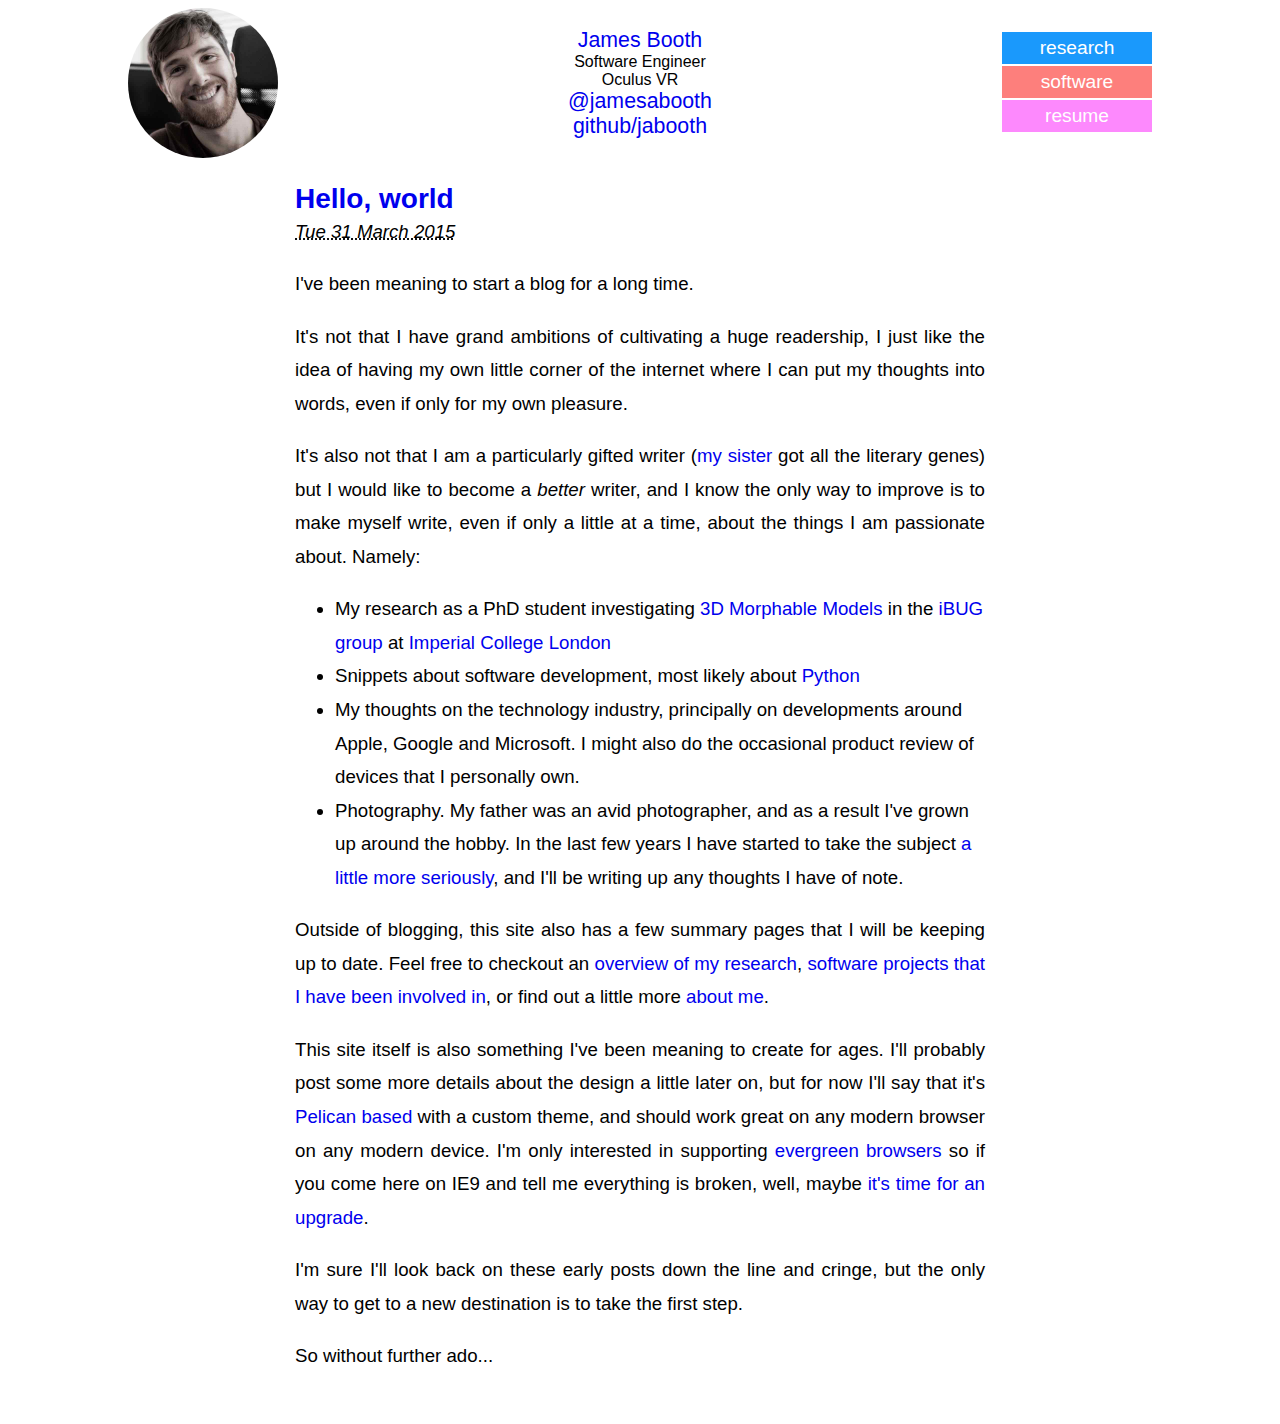
<file: blog/2015/03/hello-world/index.html>
<!DOCTYPE html>
<html lang="en">
<head>
    <link rel="apple-touch-icon" sizes="57x57" href="/apple-touch-icon-57x57.png">
    <link rel="apple-touch-icon" sizes="60x60" href="/apple-touch-icon-60x60.png">
    <link rel="apple-touch-icon" sizes="72x72" href="/apple-touch-icon-72x72.png">
    <link rel="apple-touch-icon" sizes="76x76" href="/apple-touch-icon-76x76.png">
    <link rel="apple-touch-icon" sizes="114x114" href="/apple-touch-icon-114x114.png">
    <link rel="apple-touch-icon" sizes="120x120" href="/apple-touch-icon-120x120.png">
    <link rel="apple-touch-icon" sizes="144x144" href="/apple-touch-icon-144x144.png">
    <link rel="apple-touch-icon" sizes="152x152" href="/apple-touch-icon-152x152.png">
    <link rel="apple-touch-icon" sizes="180x180" href="/apple-touch-icon-180x180.png">
    <link rel="icon" type="image/png" href="/favicon-32x32.png" sizes="32x32">
    <link rel="icon" type="image/png" href="/android-chrome-192x192.png" sizes="192x192">
    <link rel="icon" type="image/png" href="/favicon-96x96.png" sizes="96x96">
    <link rel="icon" type="image/png" href="/favicon-16x16.png" sizes="16x16">
    <link rel="manifest" href="/manifest.json">
    <meta name="msapplication-TileColor" content="#da532c">
    <meta name="msapplication-TileImage" content="/mstile-144x144.png">
    <meta name="theme-color" content="#ffffff">
    <link rel="stylesheet" type="text/css" href="/static/css/style.css" />
    <meta name="viewport" content="width=device-width, initial-scale=1.0, user-scalable=no, minimum-scale=1.0, maximum-scale=1.0" />
      <title>Hello, world</title>
    <meta charset="utf-8" />




</head>

<body>
    <header id="masthead">
        <a id="headshot" href="/" title="Home"></a>
        <div id="title_block">
            <div id="title"><a href="/" title="Home">James Booth</a></div>
            <div class="subtitle">
                Software Engineer
            </div>
            <div class="subtitle">
                Oculus VR
            </div>
            <div><a href="https://twitter.com/jamesabooth" target="_blank" title="Twitter">@jamesabooth</a></div>
            <div><a href="https://github.com/jabooth" target="_blank" title="GitHub">github/jabooth</a></div>
        </div>
        <nav id="menu">
            <ul>
                <div><a id="research_button" href="/research">research</a></div>
                <div><a id="portfolio_button" href="/portfolio">software</a></div>
                <!-- <div><a id="blog_button" href="/blog">blog</a></div> -->
                <div><a id="resume_button" href="/resume.pdf">resume</a></div>
            </ul>
        </nav>
    </header>
    <div id="body">
<section id="content" class="body">
  <header>
    <h2 class="entry-title">
      <a href="/blog/2015/03/hello-world/" rel="bookmark"
         title="Permalink to Hello, world">Hello, world</a></h2>
 
  </header>
  <footer class="post-info">
    <abbr class="published" title="2015-03-31T23:59:00+01:00">
      Tue 31 March 2015
    </abbr>
  </footer><!-- /.post-info -->
  <div class="entry-content">
    <p>I've been meaning to start a blog for a long time.</p>
<p>It's not that I have grand ambitions of cultivating a huge readership,
I just like the idea of having my own little corner of the internet where I can
put my thoughts into words, even if only for my own pleasure.</p>
<p>It's also not that I am a particularly gifted writer (<a href="https://twitter.com/martinabooth">my sister</a> got all the literary genes)
but I would like to become a <em>better</em> writer, and I know the only way to
improve is to make myself write, even if only a little at a time, about the
things I am passionate about. Namely:</p>
<ul>
<li>My research as a PhD student investigating <a href="https://www.youtube.com/watch?v=nice6NYb_WA">3D Morphable Models</a> in the <a href="http://ibug.doc.ic.ac.uk/">iBUG
group</a> at <a href="http://www.imperial.ac.uk/">Imperial College London</a></li>
<li>Snippets about software development, most likely about <a href="https://www.python.org/">Python</a></li>
<li>My thoughts on the technology industry, principally on developments around
Apple, Google and Microsoft. I might also do the occasional product review of devices that I personally own.</li>
<li>Photography. My father was an avid photographer, and as a result I've grown
up around the hobby. In the last few years I have started to take the subject <a href="https://www.flickr.com/photos/jamesabooth">a
little more seriously</a>, and I'll be writing up any thoughts I have of note.</li>
</ul>
<p>Outside of blogging, this site also has a few summary pages that I will be keeping
up to date. Feel free to checkout an <a href="/research">overview of my research</a>,
<a href="/portfolio">software projects that I have been involved in</a>,
or find out a little more <a href="/">about me</a>.</p>
<p>This site itself is also something I've been meaning to create for ages. I'll probably post some more details
about the design a little later on, but for now I'll say that it's <a href="https://github.com/getpelican/pelican">Pelican based</a>
with a custom theme, and should work great on any modern browser on any modern device.
I'm only interested in supporting <a href="http://eisenbergeffect.bluespire.com/evergreen-browsers/">evergreen browsers</a>
so if you come here on IE9 and tell me everything is broken, well, maybe
<a href="http://caniuse.com/#feat=flexbox">it's time for an upgrade</a>.</p>
<p>I'm sure I'll look back on these early posts down the line and cringe,
but the only way to get to a new destination is to take the first step.</p>
<p>So without further ado...</p>
  </div><!-- /.entry-content -->
</section>
    </div>
</body>
</html>
</file>
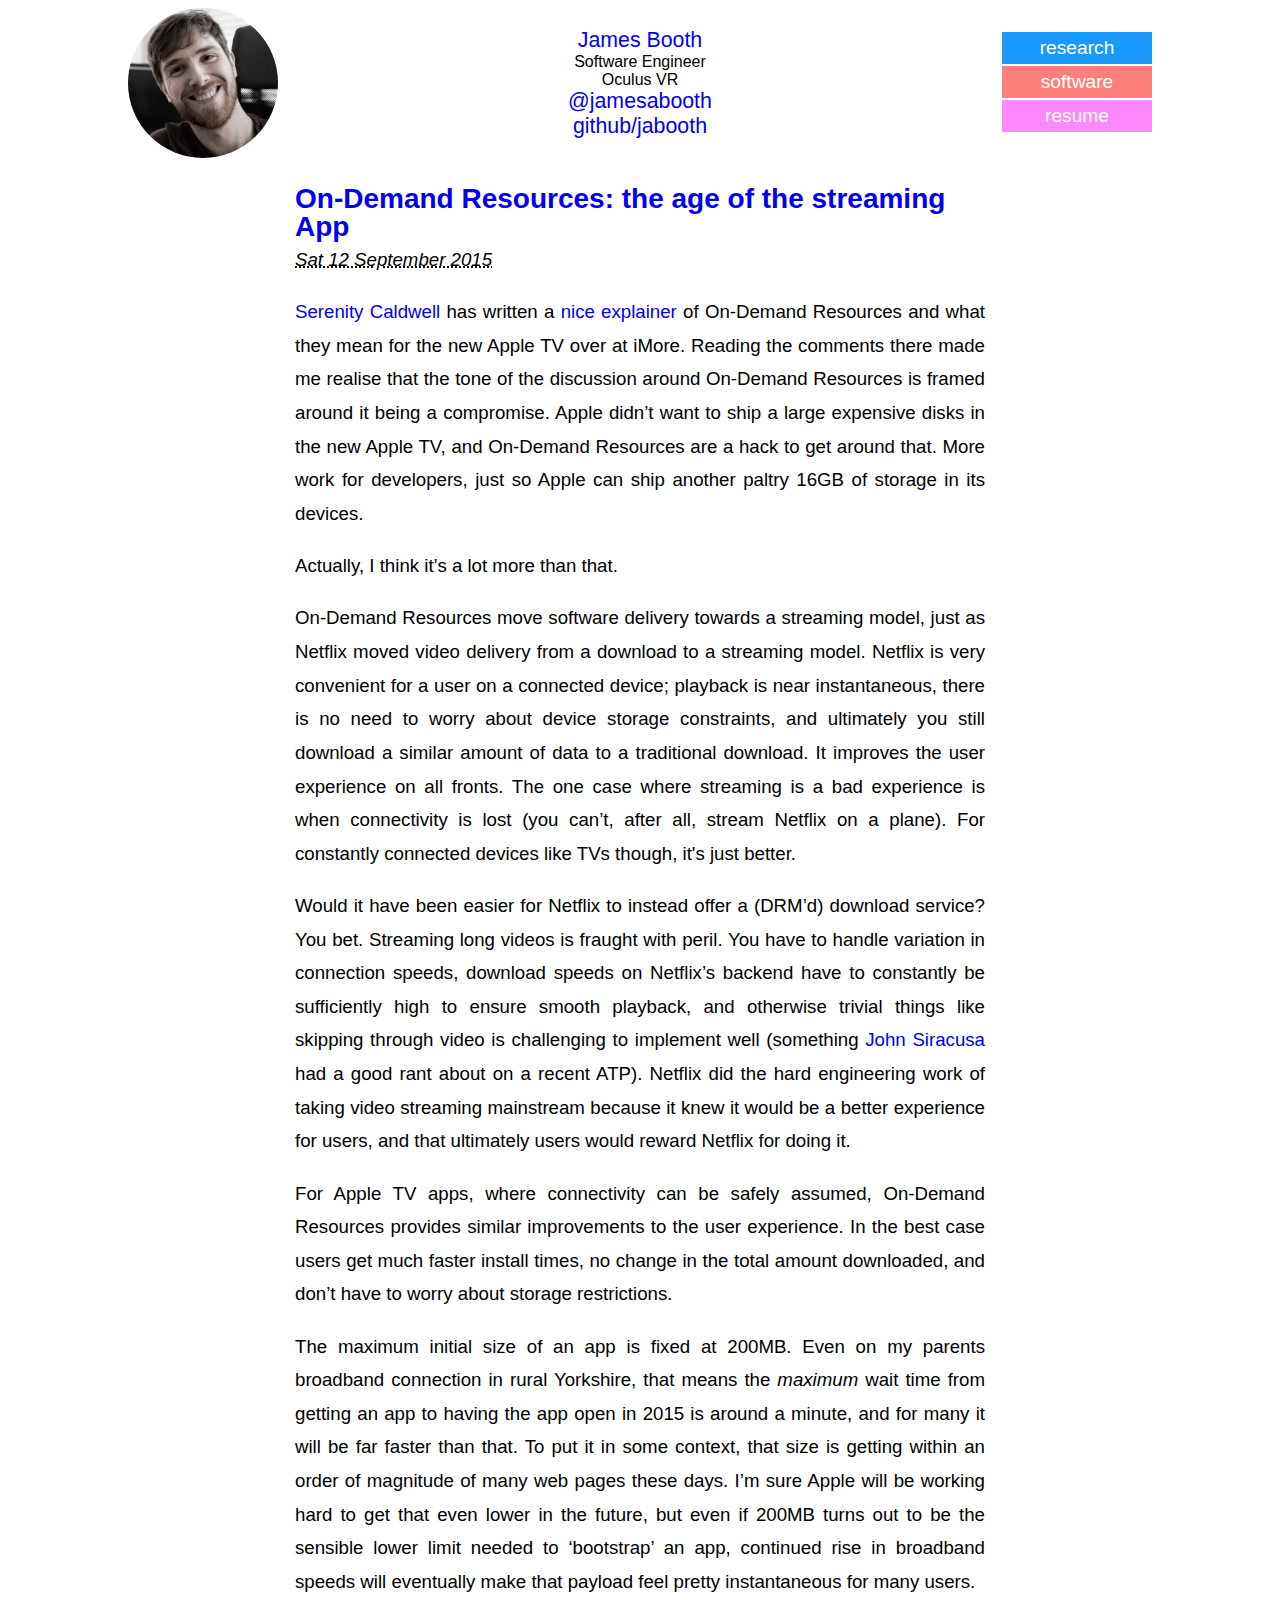
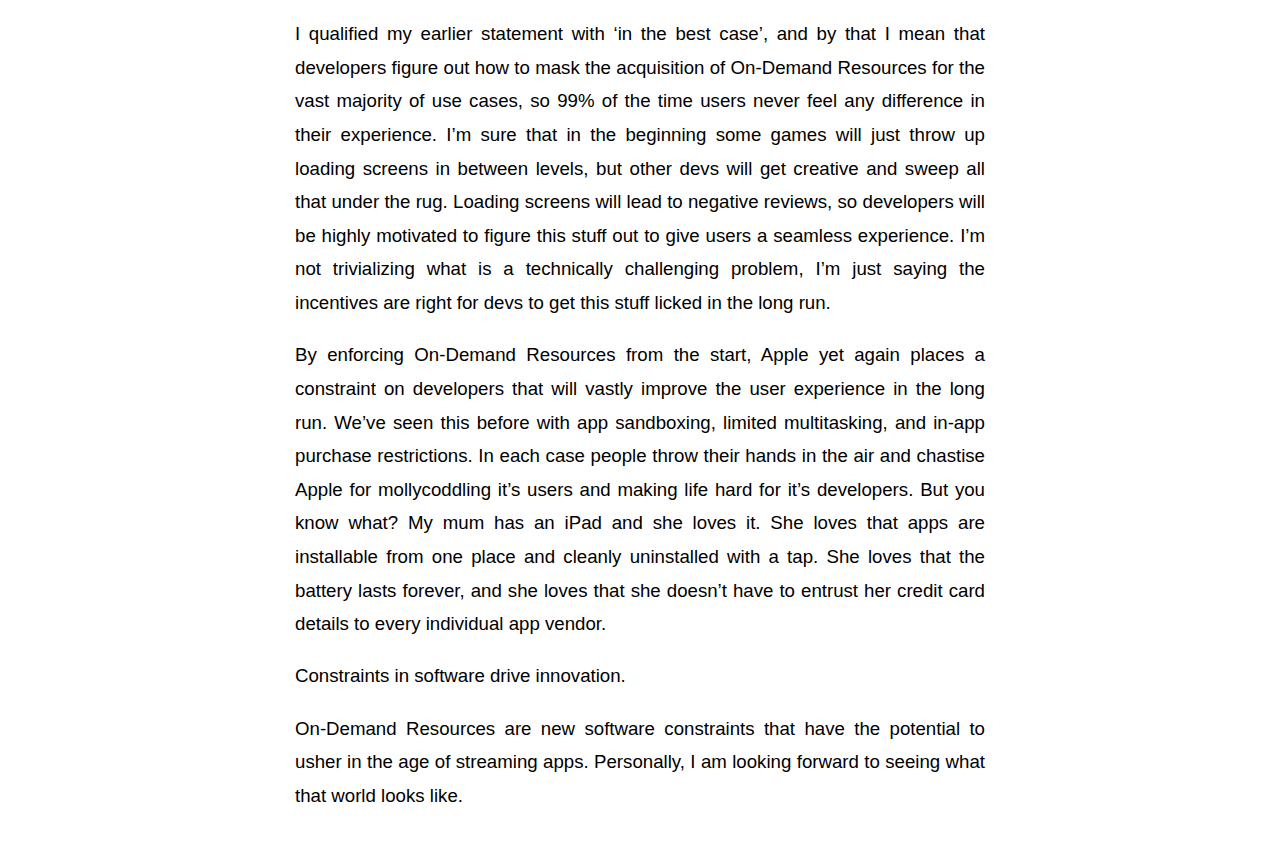
<file: blog/2015/09/on-demand-resources-the-age-of-the-streaming-app/index.html>
<!DOCTYPE html>
<html lang="en">
<head>
    <link rel="apple-touch-icon" sizes="57x57" href="/apple-touch-icon-57x57.png">
    <link rel="apple-touch-icon" sizes="60x60" href="/apple-touch-icon-60x60.png">
    <link rel="apple-touch-icon" sizes="72x72" href="/apple-touch-icon-72x72.png">
    <link rel="apple-touch-icon" sizes="76x76" href="/apple-touch-icon-76x76.png">
    <link rel="apple-touch-icon" sizes="114x114" href="/apple-touch-icon-114x114.png">
    <link rel="apple-touch-icon" sizes="120x120" href="/apple-touch-icon-120x120.png">
    <link rel="apple-touch-icon" sizes="144x144" href="/apple-touch-icon-144x144.png">
    <link rel="apple-touch-icon" sizes="152x152" href="/apple-touch-icon-152x152.png">
    <link rel="apple-touch-icon" sizes="180x180" href="/apple-touch-icon-180x180.png">
    <link rel="icon" type="image/png" href="/favicon-32x32.png" sizes="32x32">
    <link rel="icon" type="image/png" href="/android-chrome-192x192.png" sizes="192x192">
    <link rel="icon" type="image/png" href="/favicon-96x96.png" sizes="96x96">
    <link rel="icon" type="image/png" href="/favicon-16x16.png" sizes="16x16">
    <link rel="manifest" href="/manifest.json">
    <meta name="msapplication-TileColor" content="#da532c">
    <meta name="msapplication-TileImage" content="/mstile-144x144.png">
    <meta name="theme-color" content="#ffffff">
    <link rel="stylesheet" type="text/css" href="/static/css/style.css" />
    <meta name="viewport" content="width=device-width, initial-scale=1.0, user-scalable=no, minimum-scale=1.0, maximum-scale=1.0" />
      <title>On-Demand Resources: the age of the streaming App</title>
    <meta charset="utf-8" />




</head>

<body>
    <header id="masthead">
        <a id="headshot" href="/" title="Home"></a>
        <div id="title_block">
            <div id="title"><a href="/" title="Home">James Booth</a></div>
            <div class="subtitle">
                Software Engineer
            </div>
            <div class="subtitle">
                Oculus VR
            </div>
            <div><a href="https://twitter.com/jamesabooth" target="_blank" title="Twitter">@jamesabooth</a></div>
            <div><a href="https://github.com/jabooth" target="_blank" title="GitHub">github/jabooth</a></div>
        </div>
        <nav id="menu">
            <ul>
                <div><a id="research_button" href="/research">research</a></div>
                <div><a id="portfolio_button" href="/portfolio">software</a></div>
                <!-- <div><a id="blog_button" href="/blog">blog</a></div> -->
                <div><a id="resume_button" href="/resume.pdf">resume</a></div>
            </ul>
        </nav>
    </header>
    <div id="body">
<section id="content" class="body">
  <header>
    <h2 class="entry-title">
      <a href="/blog/2015/09/on-demand-resources-the-age-of-the-streaming-app/" rel="bookmark"
         title="Permalink to On-Demand Resources: the age of the streaming App">On-Demand Resources: the age of the streaming App</a></h2>
 
  </header>
  <footer class="post-info">
    <abbr class="published" title="2015-09-12T09:30:00+01:00">
      Sat 12 September 2015
    </abbr>
  </footer><!-- /.post-info -->
  <div class="entry-content">
    <p><a href="https://twitter.com/settern">Serenity Caldwell</a> has written a <a href="http://www.imore.com/how-new-apple-tv-uses-demand-resources-host-great-apps-and-games">nice explainer</a> of On-Demand Resources and what they mean for the new Apple TV over at iMore. Reading the comments there made me realise that the tone of the discussion around On-Demand Resources is framed around it being a compromise. Apple didn’t want to ship a large expensive disks in the new Apple TV, and On-Demand Resources are a hack to get around that. More work for developers, just so Apple can ship another paltry 16GB of storage in its devices.</p>
<p>Actually, I think it’s a lot more than that.</p>
<p>On-Demand Resources move software delivery towards a streaming model, just as Netflix moved video delivery from a download to a streaming model. Netflix is very convenient for a user on a connected device; playback is near instantaneous, there is no need to worry about device storage constraints, and ultimately you still download a similar amount of data to a traditional download. It improves the user experience on all fronts. The one case where streaming is a bad experience is when connectivity is lost (you can’t, after all, stream Netflix on a plane). For constantly connected devices like TVs though, it's just better.</p>
<p>Would it have been easier for Netflix to instead offer a (DRM’d) download service? You bet. Streaming long videos is fraught with peril. You have to handle variation in connection speeds, download speeds on Netflix’s backend have to constantly be sufficiently high to ensure smooth playback, and otherwise trivial things like skipping through video is challenging to implement well (something <a href="https://twitter.com/siracusa">John Siracusa</a> had a good rant about on a recent ATP). Netflix did the hard engineering work of taking video streaming mainstream because it knew it would be a better experience for users, and that ultimately users would reward Netflix for doing it.</p>
<p>For Apple TV apps, where connectivity can be safely assumed, On-Demand Resources provides similar improvements to the user experience. In the best case users get much faster install times, no change in the total amount downloaded, and don’t have to worry about storage restrictions.</p>
<p>The maximum initial size of an app is fixed at 200MB. Even on my parents broadband connection in rural Yorkshire, that means the <em>maximum</em> wait time from getting an app to having the app open in 2015 is around a minute, and for many it will be far faster than that. To put it in some context, that size is getting within an order of magnitude of many web pages these days. I’m sure Apple will be working hard to get that even lower in the future, but even if 200MB turns out to be the sensible lower limit needed to ‘bootstrap’ an app, continued rise in broadband speeds will eventually make that payload feel pretty instantaneous for many users.</p>
<p>I qualified my earlier statement with ‘in the best case’, and by that I mean that developers figure out how to mask the acquisition of On-Demand Resources for the vast majority of use cases, so 99% of the time users never feel any difference in their experience. I’m sure that in the beginning some games will just throw up loading screens in between levels, but other devs will get creative and sweep all that under the rug. Loading screens will lead to negative reviews, so developers will be highly motivated to figure this stuff out to give users a seamless experience. I’m not trivializing what is a technically challenging problem, I’m just saying the incentives are right for devs to get this stuff licked in the long run.</p>
<p>By enforcing On-Demand Resources from the start, Apple yet again places a constraint on developers that will vastly improve the user experience in the long run. We’ve seen this before with app sandboxing, limited multitasking, and in-app purchase restrictions. In each case people throw their hands in the air and chastise Apple for mollycoddling it’s users and making life hard for it’s developers. But you know what? My mum has an iPad and she loves it. She loves that apps are installable from one place and cleanly uninstalled with a tap. She loves that the battery lasts forever, and she loves that she doesn’t have to entrust her credit card details to every individual app vendor.</p>
<p>Constraints in software drive innovation.</p>
<p>On-Demand Resources are new software constraints that have the potential to usher in the age of streaming apps. Personally, I am looking forward to seeing what that world looks like.</p>
  </div><!-- /.entry-content -->
</section>
    </div>
</body>
</html>
</file>
<file: static/css/style.css>
/* -------------------------------- GENERAL -------------------------------- */

body {
    display: flex;
    flex-direction: column;
    align-items: center;
    font-family: "HelveticaNeue-Light", "Helvetica Neue Light",
        "Helvetica Neue", Helvetica, Arial, "Lucida Grande", sans-serif;
    font-weight: 300;
	font-size: 16pt;
}

button {
    border: none;
    background: white;
    outline: none;
    width: 100%;
    min-height: 40px;
    height: 40px;
    font-weight: 300;
    font-size: larger;
}

a {
    text-decoration: none;
}

a:hover {
    text-decoration: underline;
}

p {
    text-align: justify;
}

.page-title {
    margin: 2px 0;
    line-height: 1;
}

.entry-title {
    margin: 2px 0;
    line-height: 1;
}

.post-info {
    font-style: italic;
}

.post-summary {
    margin-bottom: 90px;
}

/* -------------------------------- HEADER -------------------------------- */

#masthead {
    display: flex;
    align-items: center;
    justify-content: space-between;
    width: 1024px;
}

#headshot {
	width: 150px;
	height: 150px;
	min-width: 150px;
	background-size: 150px 150px;
	border-radius: 150px;
	background-image: url('../img/headshot.jpg')
}

#title_block {
	display: flex;
	flex-direction: column;
	align-items: center;
}

.subtitle {
	font-size: 75%;

}

#menu {
    width: 150px;
}

nav ul {
    margin: 0;
    padding: 0;
}

nav ul div {
    margin-bottom: 2px;
}

nav ul div a {
    padding: 5px 0;
    color: white;
    display: block;
    text-align: center;
    font-size: 90%;
}

nav ul div a:hover {
    text-decoration: none;
}

#research_button {
    background: rgb(26, 153, 252);
}

#portfolio_button {
    background: rgb(253, 127, 124);
}

#resume_button {
    background: rgb(253, 137, 253);
}

#blog_button {
    background: rgb(254,211,127);
}


/* --------------------------------- BODY --------------------------------- */

#body {
    width: 690px;
    padding: 25px 15px;
    align-self: center;
    line-height: 1.8;
    font-size: 14pt;
}

/* ------------------------------- PORTFOLIO ------------------------------- */

#portolio {
    display: flex;
    flex-flow: row wrap;
    justify-content: center;
    align-content: space-between;
}

.project:hover {
    transform: scale(1.04);
}

.project {
    width: 290px;
    height: 360px;
    margin: 10px;
    padding: 10px;
    border: thin solid darkgrey;
    display: flex;
    flex-direction: column;
    justify-content: space-between;
    box-shadow: 1px 1px 10px #888888;
    line-height: 1.2;
    align-items: center;
    transition: all .15s ease-in-out;
}

.projectHeader {
    display: flex;
    flex-direction: column;
    justify-content: space-between;
    align-items: stretch;
    align-self: stretch;
}

.projectHeaderTopRow {
    display: flex;
    flex-direction: row;
    justify-content: space-between;
    align-items: flex-start;
}

.projectTitle h2 {
    margin: 0;
}

.projectLanguageList {
    display: flex;
}

.projectLanguage {
    width: 35px;
    height: 35px;
    background-size: 35px;
    border-radius: 5px;
}

.projectSummary {
    text-align: center;
    min-height: 66px;
}

.projectLink:hover {
    text-decoration: none;
}

.languagePython {
    background-image: url('../img/python.png');
}

.languageJavascript {
    background-image: url('../img/javascript.png');
}

.projectHero {
    width: 200px;
    height: 200px;
    background-size: 200px;
}

.menpoHero {
    background-image: url('../img/menpo.png');
}

.landmarkerioHero {
    background-image: url('../img/landmarkerio.png');
}

.longbowHero {
    background-image: url('../img/longbow.png');
}

/* -------------------------------- QUERIES -------------------------------- */

@media screen and (max-width: 1024px) {

	#masthead {
		width: auto;
        align-self: stretch;
    }

}

@media screen and (max-width: 780px) {

    #body {
        width: auto;
        align-self: stretch;
    }

}

@media screen and (max-width: 480px) {

    #headshot {
        width: 110px;
        height: 110px;
        min-width: 110px;
        background-size: 110px 110px;
    }

    #menu {
        width: 110px;
    }

    #body {
        font-size: 80%;
        padding: 20px 5px;
    }

}

@media screen and (max-width: 385px) {

    #headshot {
        width: 95px;
        height: 95px;
        min-width: 95px;
        background-size: 95px 95px;
    }

    #menu {
        width: 95px;
    }

}

@media screen and (max-width: 355px) {

	#headshot {
		display: none;
	}

    #title_block {
        align-items: baseline;
    }

    p {
        /* Too small and justification looks bad */
        text-align: start;
    }

}
</file>
